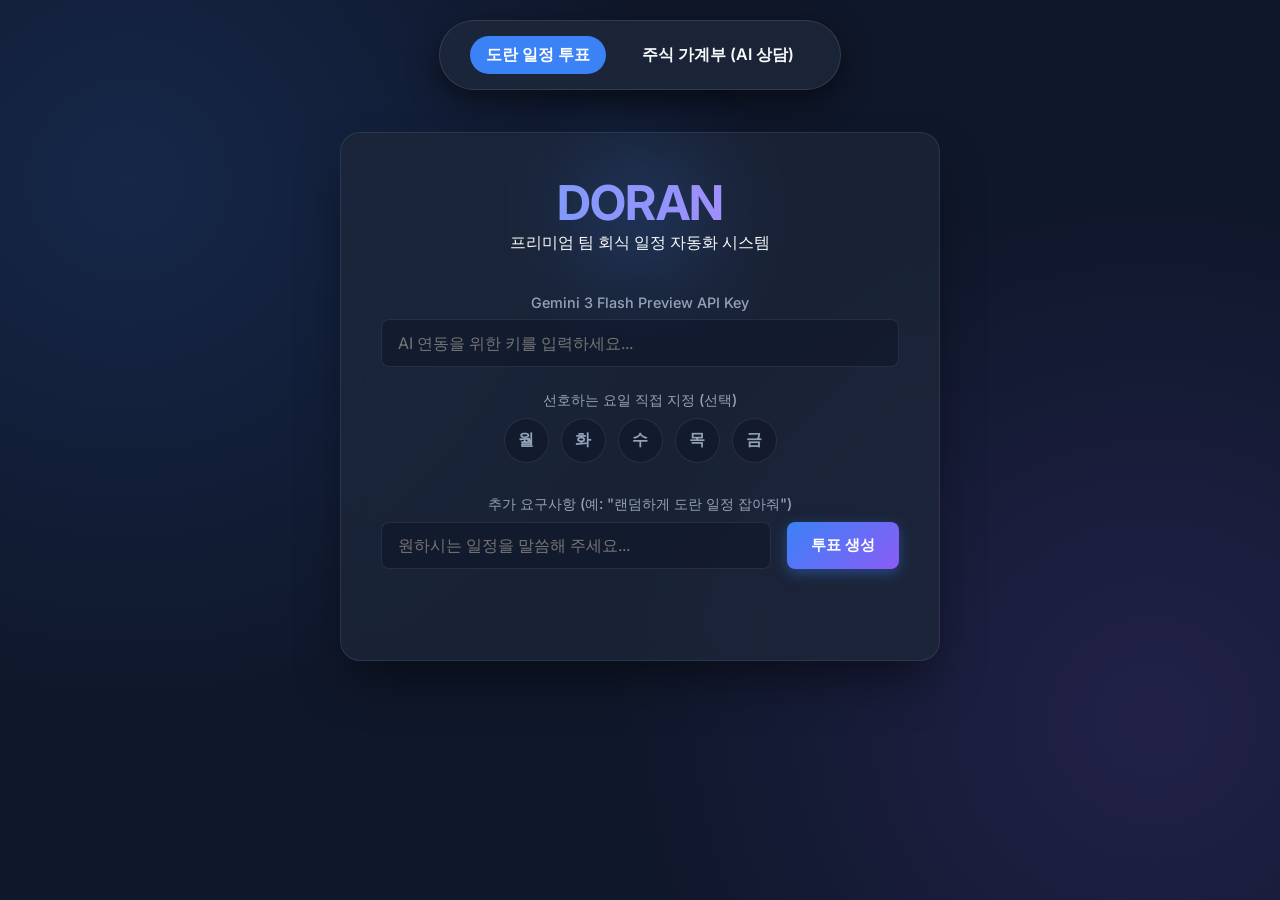
<file: doran_web/index.html>
<!DOCTYPE html>
<html lang="ko">
<head>
    <meta charset="UTF-8">
    <meta name="viewport" content="width=device-width, initial-scale=1.0">
    <title>Doran - 팀 회식 투표 시스템</title>
    <link href="https://fonts.googleapis.com/css2?family=Inter:wght@400;500;600;700;800&display=swap" rel="stylesheet">
    <link rel="stylesheet" href="style.css">
</head>
<body>
    <!-- Global Navigation -->
    <nav class="global-nav">
        <a href="../doran_web/index.html" class="active">도란 일정 투표</a>
        <a href="../stock_account_book/index.html">주식 가계부 (AI 상담)</a>
    </nav>
    
    <div id="app-container">
        
        <!-- 단계 1: 시스템 시작 / API 인증 및 프롬프트 -->
        <div id="section-start" class="section glass-panel active">
            <div class="logo-area">
                <div class="glow-circle"></div>
                <h1>DORAN</h1>
                <p>프리미엄 팀 회식 일정 자동화 시스템</p>
            </div>
            
            <div class="input-group">
                <label for="api-key">Gemini 3 Flash Preview API Key</label>
                <input type="password" id="api-key" placeholder="AI 연동을 위한 키를 입력하세요..." autocomplete="off">
            </div>

            <div class="input-group">
                <label>선호하는 요일 직접 지정 (선택)</label>
                <div class="weekday-selector">
                    <button type="button" class="weekday-btn" data-day="월">월</button>
                    <button type="button" class="weekday-btn" data-day="화">화</button>
                    <button type="button" class="weekday-btn" data-day="수">수</button>
                    <button type="button" class="weekday-btn" data-day="목">목</button>
                    <button type="button" class="weekday-btn" data-day="금">금</button>
                </div>
            </div>
            
            <div class="input-group">
                <label for="chat-input">추가 요구사항 (예: "랜덤하게 도란 일정 잡아줘")</label>
                <div class="chat-row">
                    <input type="text" id="chat-input" placeholder="원하시는 일정을 말씀해 주세요...">
                    <button id="btn-start" class="primary-btn">로딩</button>
                </div>
                <div id="chat-feedback" class="feedback-msg"></div>
            </div>
        </div>

        <!-- 단계 2: 투표 대시보드 -->
        <div id="section-dashboard" class="section">
            <header class="dash-header flex-between mb-4">
                <h2>일정 투표 보드</h2>
                <div class="action-buttons">
                    <button id="btn-finish" class="danger-btn">투표 마감 및 결과 도출</button>
                </div>
            </header>
            
            <div class="flex-row g-4">
                <!-- 참여자 목록 패널 -->
                <div class="glass-panel w-30 participants-panel">
                    <h3>참여자 <span id="voted-count-badge">0 / 8</span></h3>
                    <p class="subtitle mb-4">클릭해서 본인을 선택하세요</p>
                    <ul id="participant-list" class="participant-list">
                        <!-- JS 렌더링 영역 -->
                    </ul>
                </div>

                <!-- 일정 캘린더/후보 패널 -->
                <div class="glass-panel w-70 candidates-panel">
                    <div id="current-voter-display" class="voter-display-banner mb-4">
                        <span class="pulse-dot"></span> 아직 선택된 참여자가 없습니다. 왼쪽에서 본인을 선택하세요.
                    </div>
                    
                    <h3>다음 달 도란 후보일</h3>
                    <p class="subtitle mb-4">가장 선호하는 날짜를 클릭하세요 (1인 1표)</p>
                    <div id="candidate-list" class="candidate-grid">
                        <!-- JS 렌더링 영역 -->
                    </div>
                </div>
            </div>
        </div>
        
    </div>

    <!-- 최종 결과 모달 -->
    <div id="result-modal" class="modal-overlay hidden">
        <div class="modal-content glass-panel glow-border">
            <h2 class="celeb-text">🎉 도란 일정이 확정되었습니다!</h2>
            <div class="winner-badge mb-4">
                <span class="label">최종 확정 날짜</span>
                <span id="winner-date" class="date-val">2026-05-12</span>
            </div>
            <p>투표 결과 데이터 (개발팀 전달용 JSON):</p>
            <pre id="json-result" class="json-code-box"></pre>
            <div style="display: flex; gap: 1rem; margin-top: 1.5rem;">
                <button id="btn-close-modal" class="danger-btn w-100">닫기</button>
                <button id="btn-restart" class="primary-btn w-100" style="margin: 0;">처음으로 돌아가기</button>
            </div>
        </div>
    </div>

    <script src="app.js"></script>
</body>
</html>
</file>
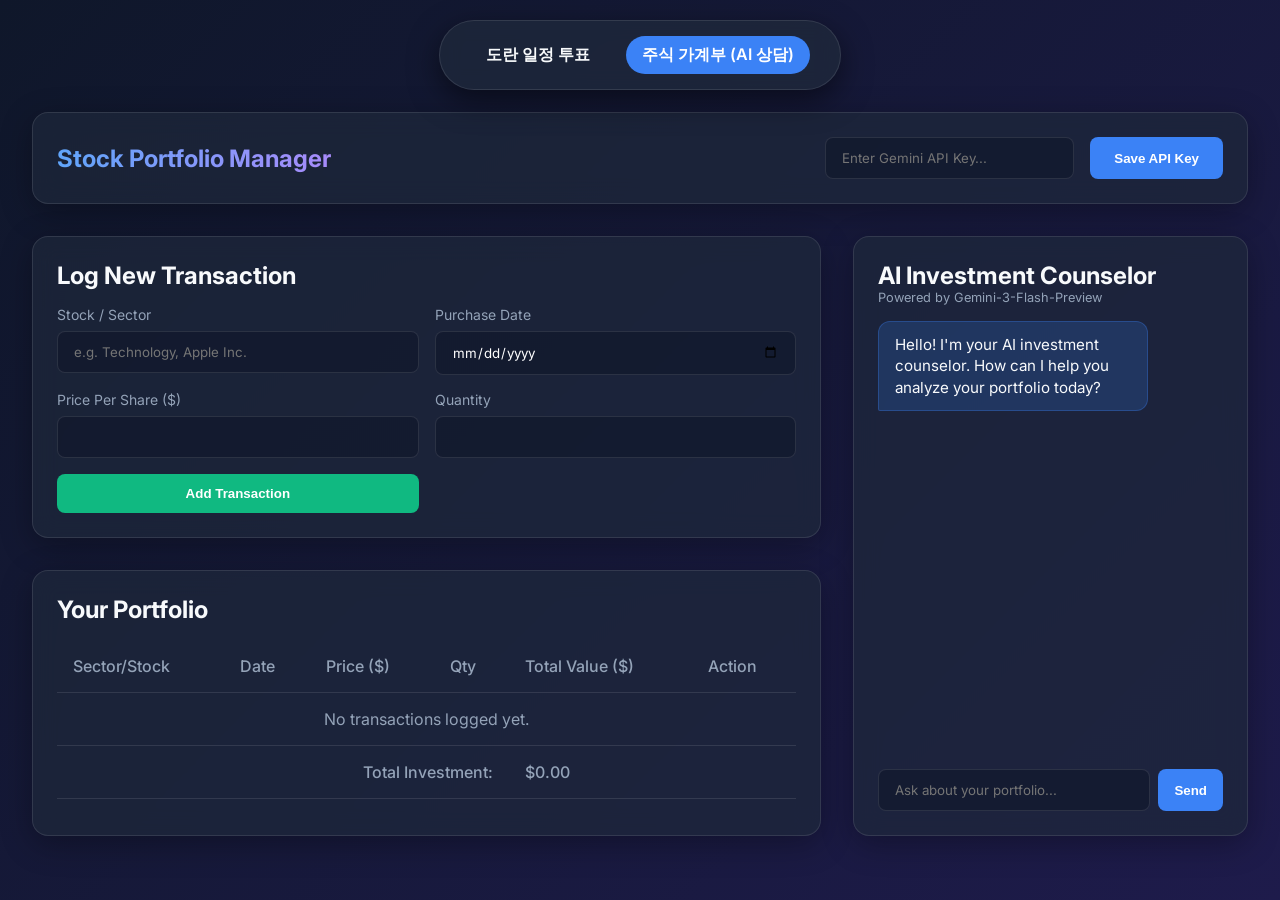
<file: stock_account_book/index.html>
<!DOCTYPE html>
<html lang="en">
<head>
    <meta charset="UTF-8">
    <meta name="viewport" content="width=device-width, initial-scale=1.0">
    <title>Stock Household Account Book</title>
    <link rel="stylesheet" href="styles.css">
    <link href="https://fonts.googleapis.com/css2?family=Inter:wght@300;400;500;600;700&display=swap" rel="stylesheet">
</head>
<body>
    <!-- Global Navigation -->
    <nav class="global-nav">
        <a href="../doran_web/index.html">도란 일정 투표</a>
        <a href="../stock_account_book/index.html" class="active">주식 가계부 (AI 상담)</a>
    </nav>
    
    <div class="app-container">
        <!-- Header -->
        <header class="glass-header">
            <h1>Stock Portfolio Manager</h1>
            <div class="api-key-container">
                <input type="password" id="apiKeyInput" placeholder="Enter Gemini API Key..." />
                <button id="saveApiKeyBtn" class="btn primary">Save API Key</button>
            </div>
        </header>

        <main class="dashboard">
            <!-- Left Column: Inputs & Portfolio -->
            <div class="main-column">
                <!-- Transaction Form -->
                <section class="glass-panel">
                    <h2>Log New Transaction</h2>
                    <form id="transactionForm" class="transaction-form">
                        <div class="form-group">
                            <label for="sector">Stock / Sector</label>
                            <input type="text" id="sector" required placeholder="e.g. Technology, Apple Inc." />
                        </div>
                        <div class="form-group">
                            <label for="date">Purchase Date</label>
                            <input type="date" id="date" required />
                        </div>
                        <div class="form-group">
                            <label for="price">Price Per Share ($)</label>
                            <input type="number" id="price" required min="0" step="0.01" />
                        </div>
                        <div class="form-group">
                            <label for="quantity">Quantity</label>
                            <input type="number" id="quantity" required min="1" step="1" />
                        </div>
                        <button type="submit" class="btn secondary">Add Transaction</button>
                    </form>
                </section>

                <!-- Portfolio Table -->
                <section class="glass-panel portfolio-section">
                    <h2>Your Portfolio</h2>
                    <div class="table-container">
                        <table id="portfolioTable">
                            <thead>
                                <tr>
                                    <th>Sector/Stock</th>
                                    <th>Date</th>
                                    <th>Price ($)</th>
                                    <th>Qty</th>
                                    <th>Total Value ($)</th>
                                    <th>Action</th>
                                </tr>
                            </thead>
                            <tbody>
                                <!-- Dynamic rows go here -->
                            </tbody>
                            <tfoot>
                                <tr>
                                    <th colspan="4" class="text-right">Total Investment:</th>
                                    <th id="totalInvestmentVal" colspan="2">$0.00</th>
                                </tr>
                            </tfoot>
                        </table>
                    </div>
                </section>
            </div>

            <!-- Right Column: AI Chat -->
            <div class="side-column">
                <section class="glass-panel ai-chat-panel">
                    <h2>AI Investment Counselor</h2>
                    <p class="subtitle">Powered by Gemini-3-Flash-Preview</p>
                    <div class="chat-window" id="chatWindow">
                        <div class="message ai">
                            <div class="bubble">Hello! I'm your AI investment counselor. How can I help you analyze your portfolio today?</div>
                        </div>
                    </div>
                    <form id="chatForm" class="chat-input-area">
                        <input type="text" id="chatInput" placeholder="Ask about your portfolio..." autocomplete="off" />
                        <button type="submit" class="btn primary send-btn">Send</button>
                    </form>
                </section>
            </div>
        </main>
    </div>
    <script src="app.js"></script>
</body>
</html>
</file>
<file: doran_web/style.css>
:root {
    --bg-dark: #0f172a;
    --bg-panel: rgba(30, 41, 59, 0.7);
    --border-color: rgba(148, 163, 184, 0.15);
    --text-primary: #f8fafc;
    --text-secondary: #94a3b8;
    --accent-blue: #3b82f6;
    --accent-blue-hover: #2563eb;
    --accent-purple: #8b5cf6;
    --accent-danger: #ef4444;
    --accent-danger-hover: #dc2626;
    --success-green: #10b981;
}

* {
    margin: 0;
    padding: 0;
    box-sizing: border-box;
}

body {
    font-family: 'Inter', sans-serif;
    background-color: var(--bg-dark);
    color: var(--text-primary);
    min-height: 100vh;
    display: flex;
    justify-content: center;
    align-items: flex-start; /* 모바일/PC 높이 오버 문제 해결 */
    padding: 100px 0 50px 0; /* 메뉴바 영역을 위해 100px 공간 비움 */
    background-image: 
        radial-gradient(circle at 10% 20%, rgba(59, 130, 246, 0.15) 0%, transparent 40%),
        radial-gradient(circle at 90% 80%, rgba(139, 92, 246, 0.15) 0%, transparent 40%);
}

#app-container {
    width: 100%;
    max-width: 1100px;
    padding: 2rem;
    position: relative;
    margin-top: 0;
}

/* Typography & Utilities */
h1, h2, h3 { font-weight: 700; letter-spacing: -0.02em; }
.mb-4 { margin-bottom: 1.5rem; }
.mt-4 { margin-top: 1.5rem; }
.w-100 { width: 100%; }
.w-30 { width: 33%; }
.w-70 { width: 65%; }
.flex-between { display: flex; justify-content: space-between; align-items: center; }
.flex-row { display: flex; flex-direction: row; gap: 2rem; }
.subtitle { color: var(--text-secondary); font-size: 0.9rem; margin-top: 0.2rem; }

/* Sections toggling */
.section {
    display: none;
    opacity: 0;
    transform: translateY(20px);
    transition: opacity 0.5s ease, transform 0.5s ease;
}
.section.active {
    display: block;
    opacity: 1;
    transform: translateY(0);
}

/* Glass Panels */
.glass-panel {
    background: var(--bg-panel);
    backdrop-filter: blur(12px);
    -webkit-backdrop-filter: blur(12px);
    border: 1px solid var(--border-color);
    border-radius: 1.25rem;
    padding: 2.5rem;
    box-shadow: 0 25px 50px -12px rgba(0, 0, 0, 0.5);
}

/* Buttons */
.primary-btn, .danger-btn {
    padding: 0.75rem 1.5rem;
    border: none;
    border-radius: 0.5rem;
    font-weight: 600;
    font-size: 0.95rem;
    cursor: pointer;
    transition: all 0.2s ease;
    font-family: inherit;
}
.primary-btn {
    background: linear-gradient(135deg, var(--accent-blue), var(--accent-purple));
    color: white;
    box-shadow: 0 4px 14px rgba(59, 130, 246, 0.4);
}
.primary-btn:hover {
    transform: translateY(-2px);
    box-shadow: 0 6px 20px rgba(59, 130, 246, 0.6);
}
.danger-btn {
    background: var(--accent-danger);
    color: white;
}
.danger-btn:hover { background: var(--accent-danger-hover); }

/* Inputs */
.input-group {
    margin-bottom: 1.5rem;
    display: flex;
    flex-direction: column;
}
.input-group label {
    margin-bottom: 0.5rem;
    font-size: 0.9rem;
    color: var(--text-secondary);
    font-weight: 500;
}
input[type="text"], input[type="password"] {
    background: rgba(15, 23, 42, 0.6);
    border: 1px solid var(--border-color);
    border-radius: 0.5rem;
    padding: 0.8rem 1rem;
    color: var(--text-primary);
    font-family: inherit;
    font-size: 1rem;
    transition: border-color 0.2s;
    outline: none;
}
input[type="text"]:focus, input[type="password"]:focus {
    border-color: var(--accent-blue);
    box-shadow: 0 0 0 2px rgba(59, 130, 246, 0.2);
}

.chat-row { display: flex; gap: 1rem; }
.chat-row input { flex: 1; }
.feedback-msg { font-size: 0.85rem; margin-top: 0.5rem; min-height: 1.2rem; color: var(--accent-danger); }

/* Start Section Specific */
#section-start { max-width: 600px; margin: 0 auto; text-align: center; }
.logo-area { margin-bottom: 2.5rem; position: relative; }
.glow-circle {
    position: absolute;
    top: 50%; left: 50%;
    transform: translate(-50%, -50%);
    width: 100px; height: 100px;
    background: var(--accent-blue);
    filter: blur(50px);
    opacity: 0.3;
    z-index: -1;
}
.logo-area h1 { font-size: 3rem; background: -webkit-linear-gradient(0deg, #60a5fa, #c084fc); -webkit-background-clip: text; -webkit-text-fill-color: transparent; }

/* Dashboard Specific */
.participant-list { list-style: none; display: flex; flex-direction: column; gap: 0.75rem; }
.participant-item {
    padding: 0.8rem 1rem;
    border-radius: 0.75rem;
    background: rgba(15, 23, 42, 0.5);
    border: 1px solid transparent;
    cursor: pointer;
    display: flex; justify-content: space-between; align-items: center;
    transition: all 0.2s ease;
}
.participant-item:hover { background: rgba(30, 41, 59, 0.9); border-color: rgba(148, 163, 184, 0.2); }
.participant-item.active-selector { 
    background: rgba(59, 130, 246, 0.15); 
    border-color: var(--accent-blue); 
}
.vote-status {
    width: 24px; height: 24px;
    border-radius: 50%;
    border: 2px solid var(--text-secondary);
    display: flex; justify-content: center; align-items: center;
    font-size: 0.7rem; color: transparent;
    transition: all 0.3s;
}
.vote-status.voted {
    border-color: var(--success-green);
    background: var(--success-green);
    color: white;
}

.voter-display-banner {
    background: rgba(139, 92, 246, 0.1);
    border-left: 4px solid var(--accent-purple);
    padding: 1rem; border-radius: 0.5rem;
    font-weight: 500; font-size: 0.95rem;
    display: flex; align-items: center; gap: 0.75rem;
}
.pulse-dot { display: inline-block; width: 8px; height: 8px; border-radius: 50%; background: var(--accent-purple); box-shadow: 0 0 10px var(--accent-purple); animation: pulse 2s infinite; }
@keyframes pulse { 0% { opacity: 0.4; transform: scale(0.8); } 50% { opacity: 1; transform: scale(1.2); } 100% { opacity: 0.4; transform: scale(0.8); } }

.candidate-grid { display: grid; grid-template-columns: repeat(auto-fit, minmax(180px, 1fr)); gap: 1rem; }
.candidate-card {
    background: rgba(15, 23, 42, 0.6);
    border: 1px solid var(--border-color);
    border-radius: 1rem; padding: 1.5rem;
    text-align: center; cursor: pointer;
    transition: all 0.3s cubic-bezier(0.4, 0, 0.2, 1);
    position: relative; overflow: hidden;
}
.candidate-card:hover { transform: translateY(-4px); border-color: var(--accent-blue); background: rgba(30, 41, 59, 0.8); box-shadow: 0 10px 20px rgba(0,0,0,0.2); }
.candidate-card .date-lbl { font-size: 1.25rem; font-weight: 700; margin-bottom: 0.5rem; }
.candidate-card .vote-count { display: inline-block; background: rgba(59, 130, 246, 0.2); color: var(--accent-blue); padding: 0.25rem 0.75rem; border-radius: 999px; font-size: 0.8rem; font-weight: 600; margin-bottom: 1rem; }
.voter-avatars { display: flex; flex-wrap: wrap; justify-content: center; gap: 0.25rem; min-height: 24px; }
.voter-badge { background: #334155; font-size: 0.7rem; padding: 2px 6px; border-radius: 4px; pointer-events:none; }

/* Modal */
.modal-overlay {
    position: fixed; top: 0; left: 0; width: 100%; height: 100%;
    background: rgba(0, 0, 0, 0.7); backdrop-filter: blur(4px);
    display: flex; justify-content: center; align-items: center;
    z-index: 100;
    opacity: 0; pointer-events: none; transition: opacity 0.3s;
}
.modal-overlay.active { opacity: 1; pointer-events: auto; }
.modal-content { max-width: 600px; width: 90%; text-align: center; }
.modal-content.glow-border { border: 1px solid var(--accent-blue); box-shadow: 0 0 30px rgba(59, 130, 246, 0.2); }
.celeb-text { margin-bottom: 1.5rem; color: #facc15; }
.winner-badge { background: rgba(16, 185, 129, 0.1); border: 1px solid var(--success-green); border-radius: 0.5rem; padding: 1.5rem; }
.winner-badge .label { display: block; font-size: 0.85rem; color: var(--success-green); margin-bottom: 0.5rem; font-weight: 600; }
.winner-badge .date-val { font-size: 2.5rem; font-weight: 800; }
.json-code-box {
    background: #020617; border-radius: 0.5rem; padding: 1.25rem; font-family: monospace; font-size: 0.85rem; color: #a5b4fc; text-align: left; overflow-x: auto;
}

/* Weekday Selector Styles */
.weekday-selector {
    display: flex;
    gap: 0.75rem;
    margin-bottom: 0.5rem;
    justify-content: center;
}
.weekday-btn {
    background: rgba(15, 23, 42, 0.6);
    border: 1px solid var(--border-color);
    color: var(--text-secondary);
    border-radius: 50%;
    width: 45px;
    height: 45px;
    font-size: 1rem;
    font-weight: 600;
    cursor: pointer;
    transition: all 0.2s;
    font-family: inherit;
    display: flex;
    align-items: center;
    justify-content: center;
}
.weekday-btn:hover {
    border-color: var(--accent-blue);
    color: var(--text-primary);
}
.weekday-btn.selected {
    background: var(--accent-blue);
    color: white;
    border-color: var(--accent-blue);
    box-shadow: 0 0 12px rgba(59, 130, 246, 0.5);
}

/* Global Navigation */
    .global-nav {
        display: flex;
        gap: 20px;
        background: rgba(30, 41, 59, 0.8);
        padding: 15px 30px;
        border-radius: 50px;
        position: fixed;
        top: 20px;
        left: 50%;
        transform: translateX(-50%);
        box-shadow: 0 10px 30px rgba(0,0,0,0.5);
        backdrop-filter: blur(10px);
        z-index: 1000;
        border: 1px solid rgba(255, 255, 255, 0.1);
        white-space: nowrap;
    }
    .global-nav a {
        color: #f8fafc;
        text-decoration: none;
        font-weight: 600;
        padding: 8px 16px;
        border-radius: 20px;
        transition: all 0.3s ease;
    }
    .global-nav a:hover,
    .global-nav a.active {
        background: #3b82f6;
        color: white;
    }

    /* Mobile Responsiveness for Doran Web */
    @media (max-width: 768px) {
        body { padding: 90px 0 20px 0; }
        
        #app-container { padding: 1rem; }
    
        .global-nav {
            gap: 5px;
            padding: 10px 15px;
            width: max-content;
            max-width: 95%;
        }
        .global-nav a {
            padding: 6px 10px;
            font-size: 0.8rem;
        }
        
        .logo-area h1 { font-size: 2.2rem; }
    
        .flex-row { flex-direction: column; gap: 1.5rem; }
        .w-30, .w-70 { width: 100%; }
        .chat-row { flex-direction: column; }
        .weekday-selector { flex-wrap: wrap; }
    }
</file>
<file: stock_account_book/styles.css>
/* Modern CSS Resets and Variables */
:root {
    --bg-color: #0f172a;
    --text-primary: #f8fafc;
    --text-secondary: #94a3b8;
    --accent-blue: #3b82f6;
    --accent-blue-hover: #2563eb;
    --accent-green: #10b981;
    --glass-bg: rgba(30, 41, 59, 0.7);
    --glass-border: rgba(255, 255, 255, 0.1);
    --danger: #ef4444;
}

* {
    box-sizing: border-box;
    margin: 0;
    padding: 0;
}

body {
    font-family: 'Inter', sans-serif;
    background: linear-gradient(135deg, var(--bg-color) 0%, #1e1b4b 100%);
    color: var(--text-primary);
    min-height: 100vh;
    padding: 2rem;
}

.app-container {
    max-width: 1400px;
    margin: 80px auto 0 auto; /* 메뉴바 영역을 위해 80px 내림 */
    display: flex;
    flex-direction: column;
    gap: 2rem;
}

/* Glassmorphism Classes */
.glass-header, .glass-panel {
    background: var(--glass-bg);
    backdrop-filter: blur(12px);
    -webkit-backdrop-filter: blur(12px);
    border: 1px solid var(--glass-border);
    border-radius: 16px;
    padding: 1.5rem;
    box-shadow: 0 8px 32px rgba(0, 0, 0, 0.3);
}

.glass-header {
    display: flex;
    justify-content: space-between;
    align-items: center;
}

.glass-header h1 {
    font-size: 1.5rem;
    font-weight: 700;
    background: linear-gradient(to right, #60a5fa, #a78bfa);
    -webkit-background-clip: text;
    -webkit-text-fill-color: transparent;
}

/* API Key Section */
.api-key-container {
    display: flex;
    gap: 1rem;
}

input {
    background: rgba(15, 23, 42, 0.6);
    border: 1px solid var(--glass-border);
    border-radius: 8px;
    padding: 0.75rem 1rem;
    color: white;
    font-family: 'Inter', sans-serif;
    outline: none;
    transition: all 0.3s ease;
}

input:focus {
    border-color: var(--accent-blue);
    box-shadow: 0 0 0 2px rgba(59, 130, 246, 0.5);
}

/* Buttons */
.btn {
    padding: 0.75rem 1.5rem;
    border: none;
    border-radius: 8px;
    font-weight: 600;
    cursor: pointer;
    transition: all 0.3s ease;
}

.btn.primary {
    background: var(--accent-blue);
    color: white;
}

.btn.primary:hover {
    background: var(--accent-blue-hover);
    transform: translateY(-2px);
}

.btn.secondary {
    background: var(--accent-green);
    color: white;
}

.btn.secondary:hover {
    background: #059669;
    transform: translateY(-2px);
}

.btn.danger {
    background: transparent;
    color: var(--danger);
    padding: 0.5rem;
    border: 1px solid var(--danger);
}
.btn.danger:hover {
    background: var(--danger);
    color: white;
}

/* Dashboard Layout */
.dashboard {
    display: grid;
    grid-template-columns: 2fr 1fr;
    gap: 2rem;
}

@media (max-width: 1024px) {
    .dashboard {
        grid-template-columns: 1fr;
    }
}

.main-column {
    display: flex;
    flex-direction: column;
    gap: 2rem;
}

/* Form */
.transaction-form {
    display: grid;
    grid-template-columns: 1fr 1fr;
    gap: 1rem;
    margin-top: 1rem;
}

.form-group {
    display: flex;
    flex-direction: column;
    gap: 0.5rem;
}

.form-group label {
    font-size: 0.875rem;
    color: var(--text-secondary);
}

@media (max-width: 600px) {
    .transaction-form {
        grid-template-columns: 1fr;
    }
}

/* Table styling */
.portfolio-section {
    flex-grow: 1;
}

.table-container {
    margin-top: 1rem;
    overflow-x: auto;
}

table {
    width: 100%;
    border-collapse: collapse;
    text-align: left;
}

th, td {
    padding: 1rem;
    border-bottom: 1px solid var(--glass-border);
}

th {
    color: var(--text-secondary);
    font-weight: 500;
}

tbody tr {
    transition: background 0.2s ease;
}

tbody tr:hover {
    background: rgba(255,255,255,0.05);
}

.text-right {
    text-align: right;
}

/* AI Chat Section */
.ai-chat-panel {
    display: flex;
    flex-direction: column;
    height: 600px;
}

.subtitle {
    font-size: 0.8rem;
    color: var(--text-secondary);
    margin-bottom: 1rem;
}

.chat-window {
    flex-grow: 1;
    overflow-y: auto;
    display: flex;
    flex-direction: column;
    gap: 1rem;
    padding-right: 0.5rem;
    margin-bottom: 1rem;
}

/* Custom Scrollbar */
.chat-window::-webkit-scrollbar {
    width: 6px;
}
.chat-window::-webkit-scrollbar-thumb {
    background: rgba(255,255,255,0.2);
    border-radius: 4px;
}

.message {
    display: flex;
    max-width: 80%;
}

.message.ai {
    align-self: flex-start;
}

.message.user {
    align-self: flex-end;
}

.bubble {
    padding: 0.75rem 1rem;
    border-radius: 12px;
    line-height: 1.4;
    font-size: 0.95rem;
}

.message.ai .bubble {
    background: rgba(59, 130, 246, 0.2);
    border: 1px solid rgba(59, 130, 246, 0.3);
    border-bottom-left-radius: 2px;
}

.message.user .bubble {
    background: var(--accent-blue);
    border-bottom-right-radius: 2px;
    color: white;
}

.chat-input-area {
    display: flex;
    gap: 0.5rem;
}

.chat-input-area input {
    flex-grow: 1;
}

.send-btn {
    padding: 0.75rem 1rem;
}

/* Global Navigation */
.global-nav {
    display: flex;
    gap: 20px;
    background: rgba(30, 41, 59, 0.8);
    padding: 15px 30px;
    border-radius: 50px;
    position: fixed;
    top: 20px;
    left: 50%;
    transform: translateX(-50%);
    box-shadow: 0 10px 30px rgba(0,0,0,0.5);
    backdrop-filter: blur(10px);
    z-index: 1000;
    border: 1px solid rgba(255, 255, 255, 0.1);
    white-space: nowrap;
}
.global-nav a {
    color: #f8fafc;
    text-decoration: none;
    font-weight: 600;
    padding: 8px 16px;
    border-radius: 20px;
    transition: all 0.3s ease;
}
.global-nav a:hover,
.global-nav a.active {
    background: #3b82f6;
    color: white;
}

/* Mobile Responsiveness Extra Rules */
@media (max-width: 768px) {
    body { padding: 1rem; }
    
    .app-container { margin-top: 80px; }
    
    .global-nav {
        gap: 5px;
        padding: 10px 15px;
        width: max-content;
        max-width: 95%;
    }
    .global-nav a {
        padding: 6px 10px;
        font-size: 0.8rem;
    }

    .glass-header {
        flex-direction: column;
        gap: 15px;
        text-align: center;
    }
    .api-key-container {
        flex-direction: column;
        width: 100%;
    }
    .api-key-container input,
    .api-key-container button {
        width: 100%;
    }
}
</file>
